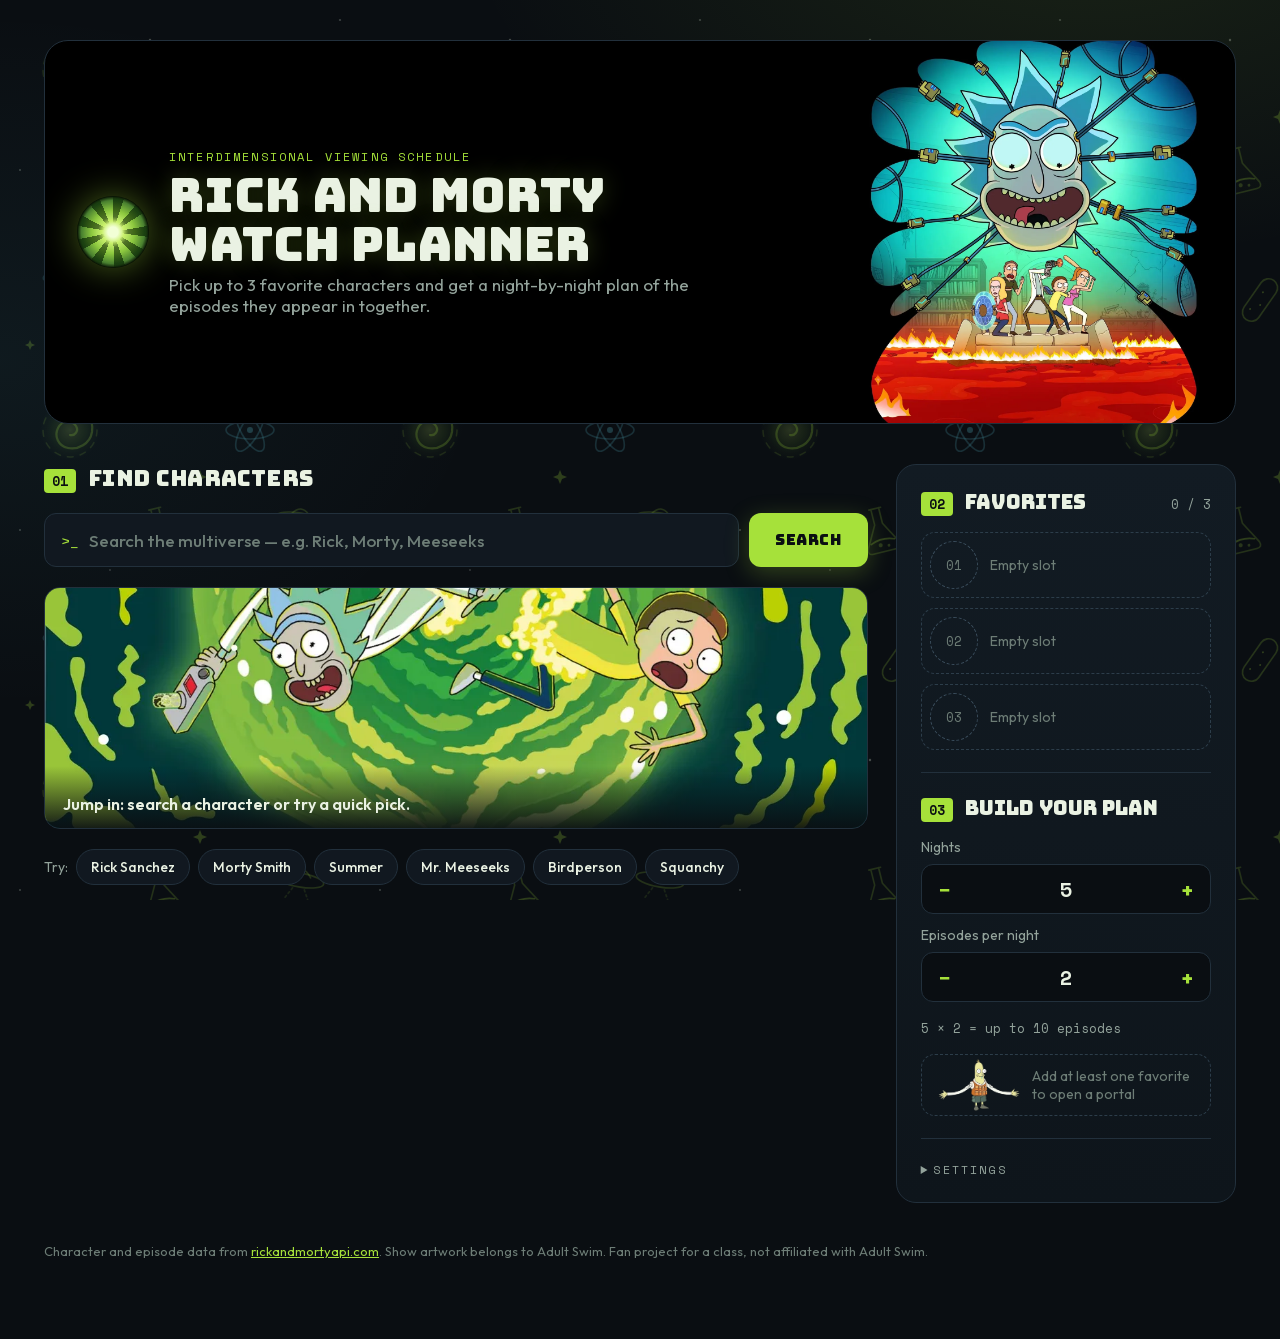
<file: index.html>
<!DOCTYPE html>
<html lang="en">
<head>
  <meta charset="UTF-8">
  <meta name="viewport" content="width=device-width, initial-scale=1.0">
  <title>Rick and Morty Watch Planner</title>
  <link rel="icon" type="image/png" href="images/favicon.png">
  <link rel="stylesheet" href="css/styles.css">
</head>
<body>
  <div class="page">
    <header class="head">
      <span class="portal" style="--s: 72px" aria-hidden="true"><span class="core"></span><span class="swirl"></span></span>
      <div class="head-text">
        <p class="kicker">Interdimensional viewing schedule</p>
        <h1>Rick and Morty Watch Planner</h1>
        <p class="sub">Pick up to <span id="max-text">3</span> favorite characters and get a night-by-night plan of the episodes they appear in together.</p>
      </div>
    </header>

    <div class="cols">
      <main class="left">
        <section class="block" aria-labelledby="find-heading">
          <div class="step">
            <span class="badge">01</span>
            <h2 id="find-heading" class="h-find">Find characters</h2>
          </div>

          <form id="search-form" class="search" novalidate>
            <label class="field">
              <span class="prompt" aria-hidden="true">&gt;_</span>
              <span class="visually-hidden">Character name</span>
              <input id="search-input" type="text" autocomplete="off" placeholder="Search the multiverse — e.g. Rick, Morty, Meeseeks">
            </label>
            <button id="search-btn" class="btn-search" type="submit">Search</button>
          </form>

          <figure id="intro" class="intro">
            <img src="images/portal-jump.webp" alt="" width="1200" height="720">
            <figcaption>Jump in: search a character or try a quick pick.</figcaption>
          </figure>
          <div id="chips" class="chips"></div>
          <div id="status" class="status" aria-live="polite"></div>
          <div id="search-loading" class="loading" hidden>
            <span class="portal" style="--s: 36px" aria-hidden="true"><span class="core"></span><span class="swirl"></span></span>
            <span>Scanning dimensions…</span>
          </div>
          <ul id="results" class="grid"></ul>
          <div id="more" class="more"></div>
        </section>
      </main>

      <aside class="aside" aria-label="Favorites and plan">
        <section class="block" aria-labelledby="fav-heading">
          <div class="row-between">
            <div class="step">
              <span class="badge">02</span>
              <h2 id="fav-heading" class="h-small">Favorites</h2>
            </div>
            <span id="fav-counter" class="counter">0 / 3</span>
          </div>
          <ul id="slots" class="slots"></ul>
        </section>

        <hr class="divider">

        <section class="block" aria-labelledby="build-heading">
          <div class="step">
            <span class="badge">03</span>
            <h2 id="build-heading" class="h-small">Build your plan</h2>
          </div>
          <div class="steppers">
            <div class="stepper">
              <span id="nights-label" class="stepper-label">Nights</span>
              <div class="ctl" role="group" aria-labelledby="nights-label">
                <button type="button" data-key="nights" data-dir="-1" aria-label="Fewer nights">−</button>
                <output id="nights-val" aria-live="polite">5</output>
                <button type="button" data-key="nights" data-dir="1" aria-label="More nights">+</button>
              </div>
            </div>
            <div class="stepper">
              <span id="per-label" class="stepper-label">Episodes per night</span>
              <div class="ctl" role="group" aria-labelledby="per-label">
                <button type="button" data-key="perNight" data-dir="-1" aria-label="Fewer episodes per night">−</button>
                <output id="per-val" aria-live="polite">2</output>
                <button type="button" data-key="perNight" data-dir="1" aria-label="More episodes per night">+</button>
              </div>
            </div>
          </div>
          <p id="plan-summary" class="summary">5 × 2 = up to 10 episodes</p>
          <div id="build-area"></div>
          <div id="plan-error" class="plan-error" role="alert"></div>
        </section>

        <hr class="divider">

        <details class="settings">
          <summary>Settings</summary>
          <div class="settings-body">
            <label class="setting">
              <span>Ranking</span>
              <select id="set-ranking">
                <option value="most">Most favorites first</option>
                <option value="chrono">Chronological</option>
              </select>
            </label>
            <label class="setting">
              <span>Max favorites</span>
              <select id="set-max"></select>
            </label>
            <label class="setting check">
              <input id="set-seasons" type="checkbox" checked>
              <span>Show season breakdown</span>
            </label>
          </div>
        </details>
      </aside>
    </div>

    <div id="plan-loading" class="plan-loading" hidden>
      <span class="portal" style="--s: 48px" aria-hidden="true"><span class="core"></span><span class="swirl"></span></span>
      <span>Calculating the optimal timeline…</span>
    </div>

    <section id="plan" class="plan" aria-labelledby="plan-title" hidden>
      <div class="plan-head">
        <div>
          <p class="kicker">Your watch plan</p>
          <h2 id="plan-title" class="plan-title"></h2>
        </div>
        <p id="plan-note" class="plan-note"></p>
      </div>
      <div id="nights" class="nights"></div>
      <section id="seasons" class="seasons" aria-labelledby="seasons-title">
        <h3 id="seasons-title" class="seasons-title">By season</h3>
        <div id="season-rows" class="season-rows"></div>
      </section>
    </section>

    <footer class="foot">
      Character and episode data from <a href="https://rickandmortyapi.com">rickandmortyapi.com</a>. Show artwork belongs to Adult Swim. Fan project for a class, not affiliated with Adult Swim.
    </footer>
  </div>
  <script src="js/main.js"></script>
</body>
</html>
</file>
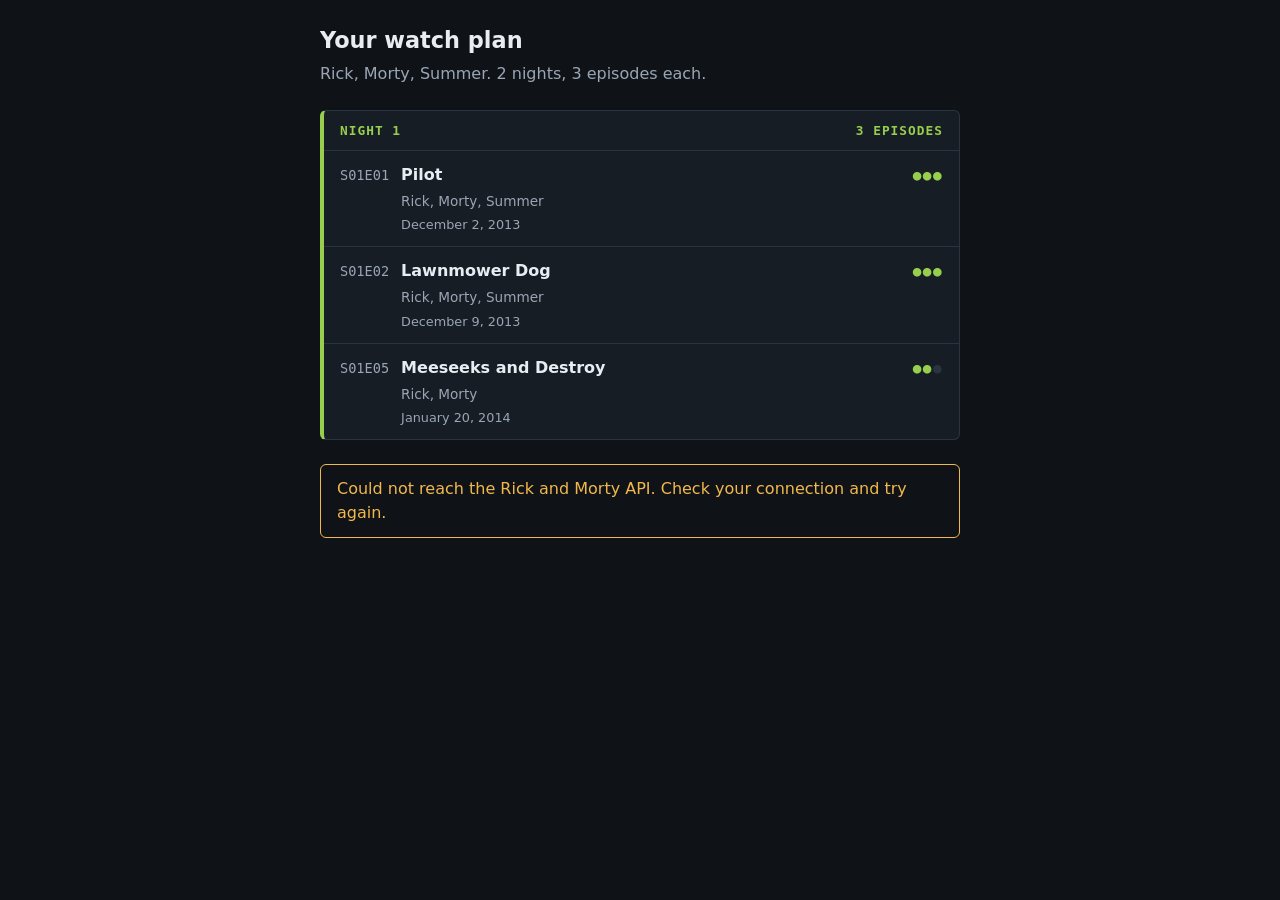
<file: design-trials/trial-1.html>
<!DOCTYPE html>
<html lang="en">
<head>
  <meta charset="UTF-8">
  <meta name="viewport" content="width=device-width, initial-scale=1.0">
  <title>Trial 1: Night block</title>
  <style>
    /* Design trial for the core component: one night of the watch plan.
       Static sample data. Not the real tool. */
    :root {
      --space: #0F1318;
      --panel: #171D25;
      --rule: #2A3441;
      --text: #E8EDF2;
      --muted: #9AA6B4;
      --portal: #97CE4C;
      --amber: #F2B84B;
    }
    * { box-sizing: border-box; }
    body {
      margin: 0; padding: 24px 16px 48px;
      background: var(--space); color: var(--text);
      font: 16px/1.5 ui-sans-serif, system-ui, -apple-system, "Segoe UI", sans-serif;
    }
    main { max-width: 640px; margin: 0 auto; }
    h1 { font-size: 1.4rem; margin: 0 0 4px; }
    .sub { color: var(--muted); margin: 0 0 24px; }
    .night { background: var(--panel); border: 1px solid var(--rule); border-left: 4px solid var(--portal); border-radius: 6px; margin-bottom: 16px; }
    .night h2 { display: flex; justify-content: space-between; margin: 0; padding: 12px 16px; font: 600 0.8rem ui-monospace, "SF Mono", Menlo, Consolas, monospace; letter-spacing: 0.08em; text-transform: uppercase; color: var(--portal); border-bottom: 1px solid var(--rule); }
    ol { list-style: none; margin: 0; padding: 0; }
    li { display: grid; grid-template-columns: auto 1fr auto; gap: 4px 12px; align-items: baseline; padding: 12px 16px; border-bottom: 1px solid var(--rule); }
    li:last-child { border-bottom: 0; }
    .code { font: 0.85rem ui-monospace, "SF Mono", Menlo, Consolas, monospace; color: var(--muted); }
    .title { font-weight: 600; }
    .pips { font: 0.9rem ui-monospace, "SF Mono", Menlo, Consolas, monospace; color: var(--portal); letter-spacing: 0.1em; }
    .pips .off { color: var(--rule); }
    .who { grid-column: 2 / 4; color: var(--muted); font-size: 0.85rem; }
    .date { grid-column: 2 / 4; color: var(--muted); font-size: 0.8rem; }
    .error { margin-top: 24px; padding: 12px 16px; border: 1px solid var(--amber); border-radius: 6px; color: var(--amber); }
  </style>
</head>
<body>
  <main>
    <h1>Your watch plan</h1>
    <p class="sub">Rick, Morty, Summer. 2 nights, 3 episodes each.</p>

    <section class="night">
      <h2><span>Night 1</span><span>3 episodes</span></h2>
      <ol>
        <li>
          <span class="code">S01E01</span><span class="title">Pilot</span><span class="pips" aria-label="3 of 3 favorites">●●●</span>
          <span class="who">Rick, Morty, Summer</span>
          <span class="date">December 2, 2013</span>
        </li>
        <li>
          <span class="code">S01E02</span><span class="title">Lawnmower Dog</span><span class="pips" aria-label="3 of 3 favorites">●●●</span>
          <span class="who">Rick, Morty, Summer</span>
          <span class="date">December 9, 2013</span>
        </li>
        <li>
          <span class="code">S01E05</span><span class="title">Meeseeks and Destroy</span><span class="pips" aria-label="2 of 3 favorites">●●<span class="off">●</span></span>
          <span class="who">Rick, Morty</span>
          <span class="date">January 20, 2014</span>
        </li>
      </ol>
    </section>

    <p class="error" role="alert">Could not reach the Rick and Morty API. Check your connection and try again.</p>
  </main>
</body>
</html>
</file>
<file: css/styles.css>
/* Self-hosted fonts (SIL Open Font License, see fonts/). Latin subset. */
@font-face {
  font-family: "Bungee";
  src: url("../fonts/bungee-400.woff2") format("woff2");
  font-weight: 400;
  font-style: normal;
  font-display: swap;
}
@font-face {
  font-family: "Outfit";
  src: url("../fonts/outfit-variable.woff2") format("woff2");
  font-weight: 400 700;
  font-style: normal;
  font-display: swap;
}
@font-face {
  font-family: "Space Mono";
  src: url("../fonts/space-mono-400.woff2") format("woff2");
  font-weight: 400;
  font-style: normal;
  font-display: swap;
}
@font-face {
  font-family: "Space Mono";
  src: url("../fonts/space-mono-700.woff2") format("woff2");
  font-weight: 700;
  font-style: normal;
  font-display: swap;
}

:root {
  --bg: #0a0e12;
  --panel: #111820;
  --raised: #16202a;
  --line: #22303c;
  --divider: #1a242e;
  --line-strong: #2c3d4a;
  --line-hover: #3a4d5c;
  --text: #eaf2e3;
  --text-2: #93a39b;
  --text-3: #6d7d76;
  --fav-name: #c3d0c8;
  --green: #a6e13a;
  --green-hover: #bdf04f;
  --green-deep: #3c7a24;
  --cyan: #5fd3e6;
  --danger: #ff6b4a;
  --unknown: #8a97a0;

  --display: "Bungee", ui-sans-serif, system-ui, sans-serif;
  --body: "Outfit", ui-sans-serif, system-ui, -apple-system, "Segoe UI", sans-serif;
  --mono: "Space Mono", ui-monospace, "SF Mono", Menlo, Consolas, monospace;
}

*, *::before, *::after { box-sizing: border-box; }

html, body { margin: 0; background: #0a0e12; }

body {
  font-family: var(--body);
  color: var(--text);
  -webkit-font-smoothing: antialiased;
  -moz-osx-font-smoothing: grayscale;
  background-image:
    radial-gradient(900px 500px at 85% -10%, rgba(166, 225, 58, .10), transparent 70%),
    radial-gradient(700px 500px at 0% 40%, rgba(95, 211, 230, .06), transparent 70%),
    url("../images/pattern.svg");
  background-size: 100% 100%, 100% 100%, 360px 360px;
  background-attachment: fixed;
}

a { color: var(--green); }
a:hover { color: #cdf57a; }
input::placeholder { color: var(--text-3); }
button, input, select { font: inherit; }
button { cursor: pointer; }
:focus-visible { outline: 2px solid var(--green); outline-offset: 2px; }

.visually-hidden {
  position: absolute;
  width: 1px;
  height: 1px;
  margin: -1px;
  overflow: hidden;
  clip: rect(0 0 0 0);
  white-space: nowrap;
}

@keyframes rm-spin { from { transform: rotate(0deg); } to { transform: rotate(360deg); } }
@keyframes rm-pulse {
  0%, 100% { transform: scale(1); filter: brightness(1); }
  50% { transform: scale(1.05); filter: brightness(1.2); }
}

/* ---- page ---- */

.page {
  max-width: 1240px;
  margin: 0 auto;
  padding: 40px 24px 80px;
  display: flex;
  flex-direction: column;
  gap: 40px;
}

/* ---- portal ---- */

.portal {
  --s: 48px;
  position: relative;
  flex: none;
  width: var(--s);
  height: var(--s);
  animation: rm-pulse 3s ease-in-out infinite;
}
.portal .core,
.portal .swirl {
  position: absolute;
  inset: 0;
  border-radius: 50%;
}
.portal .core {
  background: radial-gradient(circle, #f2ffd6 0 10%, #c9f06a 22%, #7fbf2e 42%, #2f6a1c 62%, rgba(47, 106, 28, 0) 72%);
  box-shadow: 0 0 calc(var(--s) * .5) rgba(166, 225, 58, .45);
}
.portal .swirl {
  background: repeating-conic-gradient(from 0deg, rgba(10, 30, 8, .55) 0 18deg, rgba(220, 255, 160, .15) 18deg 40deg);
  -webkit-mask-image: radial-gradient(circle, transparent 18%, #000 30%, #000 62%, transparent 70%);
  mask-image: radial-gradient(circle, transparent 18%, #000 30%, #000 62%, transparent 70%);
  animation: rm-spin 4s linear infinite;
}

/* ---- header ---- */

.head {
  position: relative;
  display: flex;
  align-items: center;
  gap: 20px;
  flex-wrap: wrap;
  min-height: clamp(240px, 30vw, 400px);
  padding: 32px;
  border: 1px solid var(--line);
  border-radius: 24px;
  overflow: hidden;
  background:
    linear-gradient(90deg, rgba(0, 0, 0, .95) 0%, rgba(0, 0, 0, .85) 40%, rgba(0, 0, 0, 0) 70%),
    url("../images/hero.webp") right center / auto 100% no-repeat,
    #000;
}
.head-text {
  display: flex;
  flex-direction: column;
  gap: 6px;
  flex: 0 1 560px;
  min-width: 0;
}
@media (max-width: 700px) {
  .head {
    padding: 24px 20px;
    align-items: flex-end;
    background:
      linear-gradient(0deg, rgba(0, 0, 0, .92) 0%, rgba(0, 0, 0, .7) 55%, rgba(0, 0, 0, .25) 100%),
      url("../images/hero.webp") 85% center / cover no-repeat,
      #000;
  }
}
.kicker {
  margin: 0;
  font: 400 12px var(--mono);
  letter-spacing: .18em;
  text-transform: uppercase;
  color: var(--green);
}
h1 {
  margin: 0;
  font-family: var(--display);
  font-weight: 400;
  font-size: clamp(28px, 4.4vw, 48px);
  line-height: 1.02;
  text-shadow: 0 0 24px rgba(166, 225, 58, .25);
}
.sub {
  margin: 0;
  font-size: 17px;
  color: var(--text-2);
  max-width: 620px;
  text-wrap: pretty;
}

/* ---- columns ---- */

.cols {
  display: flex;
  flex-wrap: wrap;
  gap: 28px;
  align-items: flex-start;
}
.left {
  flex: 999 1 520px;
  min-width: 0;
  display: flex;
  flex-direction: column;
  gap: 20px;
}
.aside {
  flex: 1 1 340px;
  max-width: 100%;
  position: sticky;
  top: 20px;
  background: linear-gradient(180deg, #121b23, #0e151b);
  border: 1px solid var(--line);
  border-radius: 20px;
  padding: 24px;
  display: flex;
  flex-direction: column;
  gap: 22px;
}
.block {
  display: flex;
  flex-direction: column;
  gap: 16px;
}
.left .block { gap: 20px; }
.divider {
  width: 100%;
  margin: 0;
  border: 0;
  border-top: 1px solid var(--line);
}

/* ---- step badges ---- */

.step {
  display: flex;
  align-items: baseline;
  gap: 12px;
}
.badge {
  font: 700 13px var(--mono);
  color: #0a0e12;
  background: var(--green);
  padding: 2px 8px;
  border-radius: 4px;
}
.step h2 {
  margin: 0;
  font-family: var(--display);
  font-weight: 400;
}
.h-find { font-size: 22px; letter-spacing: .02em; }
.h-small { font-size: 20px; }
.row-between {
  display: flex;
  justify-content: space-between;
  align-items: baseline;
  gap: 12px;
}
.counter {
  font: 400 13px var(--mono);
  color: var(--text-2);
  white-space: nowrap;
}

/* ---- search ---- */

.search {
  display: flex;
  gap: 10px;
  flex-wrap: wrap;
}
.field {
  flex: 1 1 260px;
  display: flex;
  align-items: center;
  gap: 10px;
  min-height: 54px;
  padding: 0 16px;
  background: var(--panel);
  border: 1.5px solid var(--line);
  border-radius: 12px;
}
.field:focus-within { border-color: var(--green); }
.prompt {
  font: 400 14px var(--mono);
  color: var(--green);
}
.field input {
  flex: 1;
  min-width: 0;
  padding: 14px 0;
  border: 0;
  background: transparent;
  color: var(--text);
  font: 500 17px var(--body);
  outline: none;
}
.btn-search {
  min-height: 54px;
  padding: 0 26px;
  border: 0;
  border-radius: 12px;
  background: var(--green);
  color: #0a0e12;
  font: 400 15px var(--display);
  letter-spacing: .04em;
  box-shadow: 0 6px 24px rgba(166, 225, 58, .25);
}
.btn-search:hover { background: var(--green-hover); }
.btn-search:active { transform: translateY(1px); }

.intro {
  position: relative;
  margin: 0;
  border: 1px solid var(--line);
  border-radius: 16px;
  overflow: hidden;
  background: var(--raised);
}
.intro[hidden] { display: none; }
.intro img {
  display: block;
  width: 100%;
  height: clamp(160px, 22vw, 240px);
  object-fit: cover;
  object-position: center 40%;
}
.intro figcaption {
  position: absolute;
  left: 0;
  right: 0;
  bottom: 0;
  padding: 28px 18px 14px;
  background: linear-gradient(0deg, rgba(10, 14, 18, .92), rgba(10, 14, 18, 0));
  font-weight: 600;
  font-size: 16px;
}

.chips {
  display: flex;
  flex-wrap: wrap;
  align-items: center;
  gap: 8px;
}
.chips:empty { display: none; }
.chips-label {
  font-size: 14px;
  color: var(--text-2);
}
.chip {
  flex: none;
  white-space: nowrap;
  padding: 8px 14px;
  border-radius: 999px;
  border: 1px solid var(--line);
  background: var(--panel);
  color: var(--text);
  font: 500 14px var(--body);
}
.chip:hover { border-color: var(--green); color: var(--green); }

.status {
  display: flex;
  align-items: center;
  gap: 14px;
  margin: 0;
  font: 400 13px var(--mono);
  color: var(--text-2);
}
.art-pickle { height: 80px; width: auto; flex: none; transform: rotate(-12deg); }
.art-error {
  flex: none;
  width: 48px;
  height: 48px;
  border-radius: 50%;
  object-fit: cover;
  box-shadow: 0 0 0 2px var(--line-strong);
}
.status:empty { display: none; }

.loading {
  display: flex;
  align-items: center;
  gap: 14px;
  padding: 28px 0;
  color: var(--text-2);
}
.loading[hidden], .plan-loading[hidden] { display: none; }

/* ---- results ---- */

.grid {
  list-style: none;
  margin: 0;
  padding: 0;
  display: grid;
  grid-template-columns: repeat(auto-fill, minmax(168px, 1fr));
  gap: 14px;
}
.grid:empty { display: none; }
.card {
  display: flex;
  flex-direction: column;
  background: var(--panel);
  border: 1px solid var(--line);
  border-radius: 16px;
  overflow: hidden;
}
.card:hover { border-color: var(--line-hover); }
.card-img {
  position: relative;
  aspect-ratio: 1 / 1;
  background: var(--raised);
}
.card-img img {
  display: block;
  width: 100%;
  height: 100%;
  object-fit: cover;
}
.card-img img.faded { opacity: .5; }
.pill {
  position: absolute;
  left: 10px;
  top: 10px;
  display: inline-flex;
  align-items: center;
  gap: 6px;
  padding: 4px 10px 4px 8px;
  border-radius: 999px;
  background: rgba(10, 14, 18, .82);
  font: 700 11px var(--mono);
  letter-spacing: .06em;
  text-transform: uppercase;
}
.dot {
  width: 8px;
  height: 8px;
  border-radius: 50%;
  background: var(--unknown);
}
.dot.alive { background: var(--green); }
.dot.dead { background: var(--danger); }
.card-body {
  flex: 1;
  display: flex;
  flex-direction: column;
  gap: 10px;
  padding: 12px 14px 14px;
}
.card-name {
  font-weight: 600;
  font-size: 16px;
  line-height: 1.25;
}
.card-meta {
  margin-top: -6px;
  font-size: 13px;
  color: var(--text-2);
}
.card-action { margin-top: auto; }
.btn-add {
  width: 100%;
  min-height: 40px;
  border: 0;
  border-radius: 10px;
  background: var(--green);
  color: #0a0e12;
  font: 700 14px var(--body);
}
.btn-add:hover { background: var(--green-hover); }
.muted-box {
  display: flex;
  align-items: center;
  justify-content: center;
  min-height: 40px;
  border-radius: 10px;
  border: 1px dashed var(--line-hover);
  color: var(--text-2);
  font: 600 14px var(--body);
  text-align: center;
}

.more { display: flex; justify-content: center; }
.more:empty { display: none; }
.btn-more {
  min-height: 46px;
  padding: 0 24px;
  border-radius: 12px;
  border: 1.5px solid var(--line);
  background: transparent;
  color: var(--text);
  font: 600 15px var(--body);
}
.btn-more:hover { border-color: var(--green); color: var(--green); }
.btn-more:disabled { cursor: wait; opacity: .7; }

/* ---- favorites ---- */

.slots {
  list-style: none;
  margin: 0;
  padding: 0;
  display: flex;
  flex-direction: column;
  gap: 10px;
}
.slot {
  display: flex;
  align-items: center;
  gap: 12px;
  padding: 8px 10px 8px 8px;
  border-radius: 14px;
  min-height: 66px;
}
.slot.filled {
  background: var(--raised);
  border: 1px solid var(--line-strong);
}
.slot.empty { border: 1.5px dashed var(--line-strong); }
.slot-avatar {
  flex: none;
  width: 48px;
  height: 48px;
  border-radius: 50%;
  object-fit: cover;
  box-shadow: 0 0 0 2px var(--green), 0 0 14px rgba(166, 225, 58, .45);
}
.slot-num {
  flex: none;
  display: flex;
  align-items: center;
  justify-content: center;
  width: 48px;
  height: 48px;
  border-radius: 50%;
  border: 1.5px dashed var(--line-hover);
  font: 400 13px var(--mono);
  color: var(--text-3);
}
.slot-info { flex: 1; min-width: 0; }
.slot-name {
  font-weight: 600;
  font-size: 15px;
  white-space: nowrap;
  overflow: hidden;
  text-overflow: ellipsis;
}
.slot-meta { font-size: 13px; color: var(--text-2); }
.slot-empty-label { font-size: 14px; color: var(--text-3); }
.btn-remove {
  flex: none;
  width: 36px;
  height: 36px;
  border-radius: 10px;
  border: 1px solid var(--line-strong);
  background: transparent;
  color: var(--text-2);
  font-size: 18px;
  line-height: 1;
}
.btn-remove:hover { color: var(--danger); border-color: var(--danger); }

/* ---- plan controls ---- */

.steppers {
  display: grid;
  grid-template-columns: repeat(auto-fit, minmax(140px, 1fr));
  gap: 12px;
}
.stepper { display: flex; flex-direction: column; gap: 8px; }
.stepper-label { font-size: 14px; color: var(--text-2); }
.ctl {
  display: flex;
  align-items: center;
  background: #0a0e12;
  border: 1px solid var(--line);
  border-radius: 12px;
  overflow: hidden;
}
.ctl button {
  flex: none;
  width: 46px;
  height: 48px;
  border: 0;
  background: transparent;
  color: var(--green);
  font: 700 20px var(--body);
}
.ctl button:hover { background: var(--raised); }
.ctl button:disabled { color: var(--text-3); cursor: not-allowed; background: transparent; }
.ctl output {
  flex: 1;
  text-align: center;
  font: 700 20px var(--mono);
}
.summary {
  margin: 0;
  font: 400 13px var(--mono);
  color: var(--text-2);
}
.btn-build {
  width: 100%;
  min-height: 56px;
  border: 0;
  border-radius: 14px;
  background: var(--green);
  color: #0a0e12;
  font: 400 17px var(--display);
  letter-spacing: .04em;
  box-shadow: 0 8px 30px rgba(166, 225, 58, .3);
}
.btn-build:hover { background: var(--green-hover); }
.btn-build:disabled { cursor: wait; opacity: .8; }
.build-disabled {
  display: flex;
  align-items: center;
  justify-content: center;
  gap: 12px;
  min-height: 56px;
  padding: 0 16px;
  border-radius: 14px;
  border: 1.5px dashed var(--line-strong);
  font-size: 14px;
  color: var(--text-3);
  text-align: left;
}
.art-poopy { height: 52px; width: auto; flex: none; margin: 4px 0; }
.plan-error {
  display: flex;
  align-items: center;
  gap: 12px;
  margin: -6px 0 0;
  font-size: 14px;
  color: var(--danger);
}
.plan-error:empty { display: none; }

/* ---- settings ---- */

.settings summary {
  cursor: pointer;
  font: 400 12px var(--mono);
  letter-spacing: .18em;
  text-transform: uppercase;
  color: var(--text-2);
}
.settings summary:hover { color: var(--green); }
.settings-body {
  display: flex;
  flex-direction: column;
  gap: 12px;
  margin-top: 14px;
}
.setting {
  display: flex;
  justify-content: space-between;
  align-items: center;
  gap: 12px;
  font-size: 14px;
  color: var(--text-2);
}
.setting select {
  padding: 8px 10px;
  border-radius: 10px;
  border: 1px solid var(--line);
  background: #0a0e12;
  color: var(--text);
  font-size: 14px;
}
.setting.check { justify-content: flex-start; }
.setting.check input { accent-color: var(--green); width: 18px; height: 18px; margin: 0; }

/* ---- plan loading ---- */

.plan-loading {
  display: flex;
  align-items: center;
  justify-content: center;
  gap: 16px;
  padding: 40px 0;
  font-size: 17px;
  color: var(--text-2);
}

/* ---- watch plan ---- */

.plan {
  border-top: 1px solid var(--line);
  display: flex;
  flex-direction: column;
  gap: 22px;
}
.plan[hidden] { display: none; }
.plan-head {
  display: flex;
  justify-content: space-between;
  align-items: flex-end;
  flex-wrap: wrap;
  gap: 12px 24px;
  padding-top: 24px;
}
.plan-head > div { display: flex; flex-direction: column; gap: 6px; }
.plan-title {
  margin: 0;
  font-family: var(--display);
  font-weight: 400;
  font-size: clamp(24px, 3vw, 34px);
}
.plan-note {
  margin: 0;
  max-width: 460px;
  font-size: 15px;
  color: var(--text-2);
}

.nights {
  display: grid;
  grid-template-columns: repeat(auto-fill, minmax(min(100%, 340px), 1fr));
  gap: 16px;
}
.night {
  background: var(--panel);
  border: 1px solid var(--line);
  border-radius: 18px;
  overflow: hidden;
}
.night-head {
  display: flex;
  justify-content: space-between;
  align-items: center;
  gap: 12px;
  padding: 14px 18px;
  background: var(--raised);
  border-bottom: 1px solid var(--line);
}
.night-label {
  margin: 0;
  font: 400 16px var(--display);
  color: var(--green);
}
.night-count {
  font: 700 12px var(--mono);
  letter-spacing: .08em;
  text-transform: uppercase;
  color: var(--text-2);
  white-space: nowrap;
}
.night ul { list-style: none; margin: 0; padding: 0; }
.ep {
  display: grid;
  grid-template-columns: auto minmax(0, 1fr);
  gap: 4px 14px;
  padding: 16px 18px;
  border-top: 1px solid var(--divider);
}
.night ul .ep:first-child { border-top: 0; }
.ep-code {
  grid-row: 1 / span 3;
  align-self: start;
  font: 700 13px var(--mono);
  color: var(--cyan);
  padding: 3px 7px;
  border: 1px solid rgba(95, 211, 230, .35);
  border-radius: 6px;
}
.ep-title { font-weight: 600; font-size: 16px; line-height: 1.3; }
.ep-date { font-size: 13px; color: var(--text-2); }
.ep-favs {
  display: flex;
  align-items: center;
  flex-wrap: wrap;
  margin-top: 6px;
}
.ep-avatar {
  width: 26px;
  height: 26px;
  border-radius: 50%;
  object-fit: cover;
  border: 2px solid var(--panel);
  margin-right: -6px;
}
.ep-names {
  margin-left: 12px;
  font-size: 13px;
  color: var(--fav-name);
}

.seasons {
  background: var(--panel);
  border: 1px solid var(--line);
  border-radius: 18px;
  padding: 22px;
  display: flex;
  flex-direction: column;
  gap: 16px;
}
.seasons[hidden] { display: none; }
.seasons-title {
  margin: 0;
  font: 400 16px var(--display);
}
.season-rows { display: flex; flex-direction: column; gap: 16px; }
.season { display: flex; flex-direction: column; gap: 6px; }
.season-label {
  display: flex;
  justify-content: space-between;
  gap: 12px;
  font: 700 13px var(--mono);
}
.season-label span:last-child { color: var(--text-2); white-space: nowrap; }
.track {
  height: 10px;
  border-radius: 999px;
  background: var(--divider);
  overflow: hidden;
}
.fill {
  height: 100%;
  border-radius: 999px;
  background: linear-gradient(90deg, #3c7a24, #a6e13a);
}
.season-meta { font-size: 13px; color: var(--text-2); }

/* ---- footer ---- */

.foot {
  font-size: 13px;
  color: var(--text-3);
}

@media (prefers-reduced-motion: reduce) {
  .portal, .portal .swirl { animation: none; }
}
</file>
